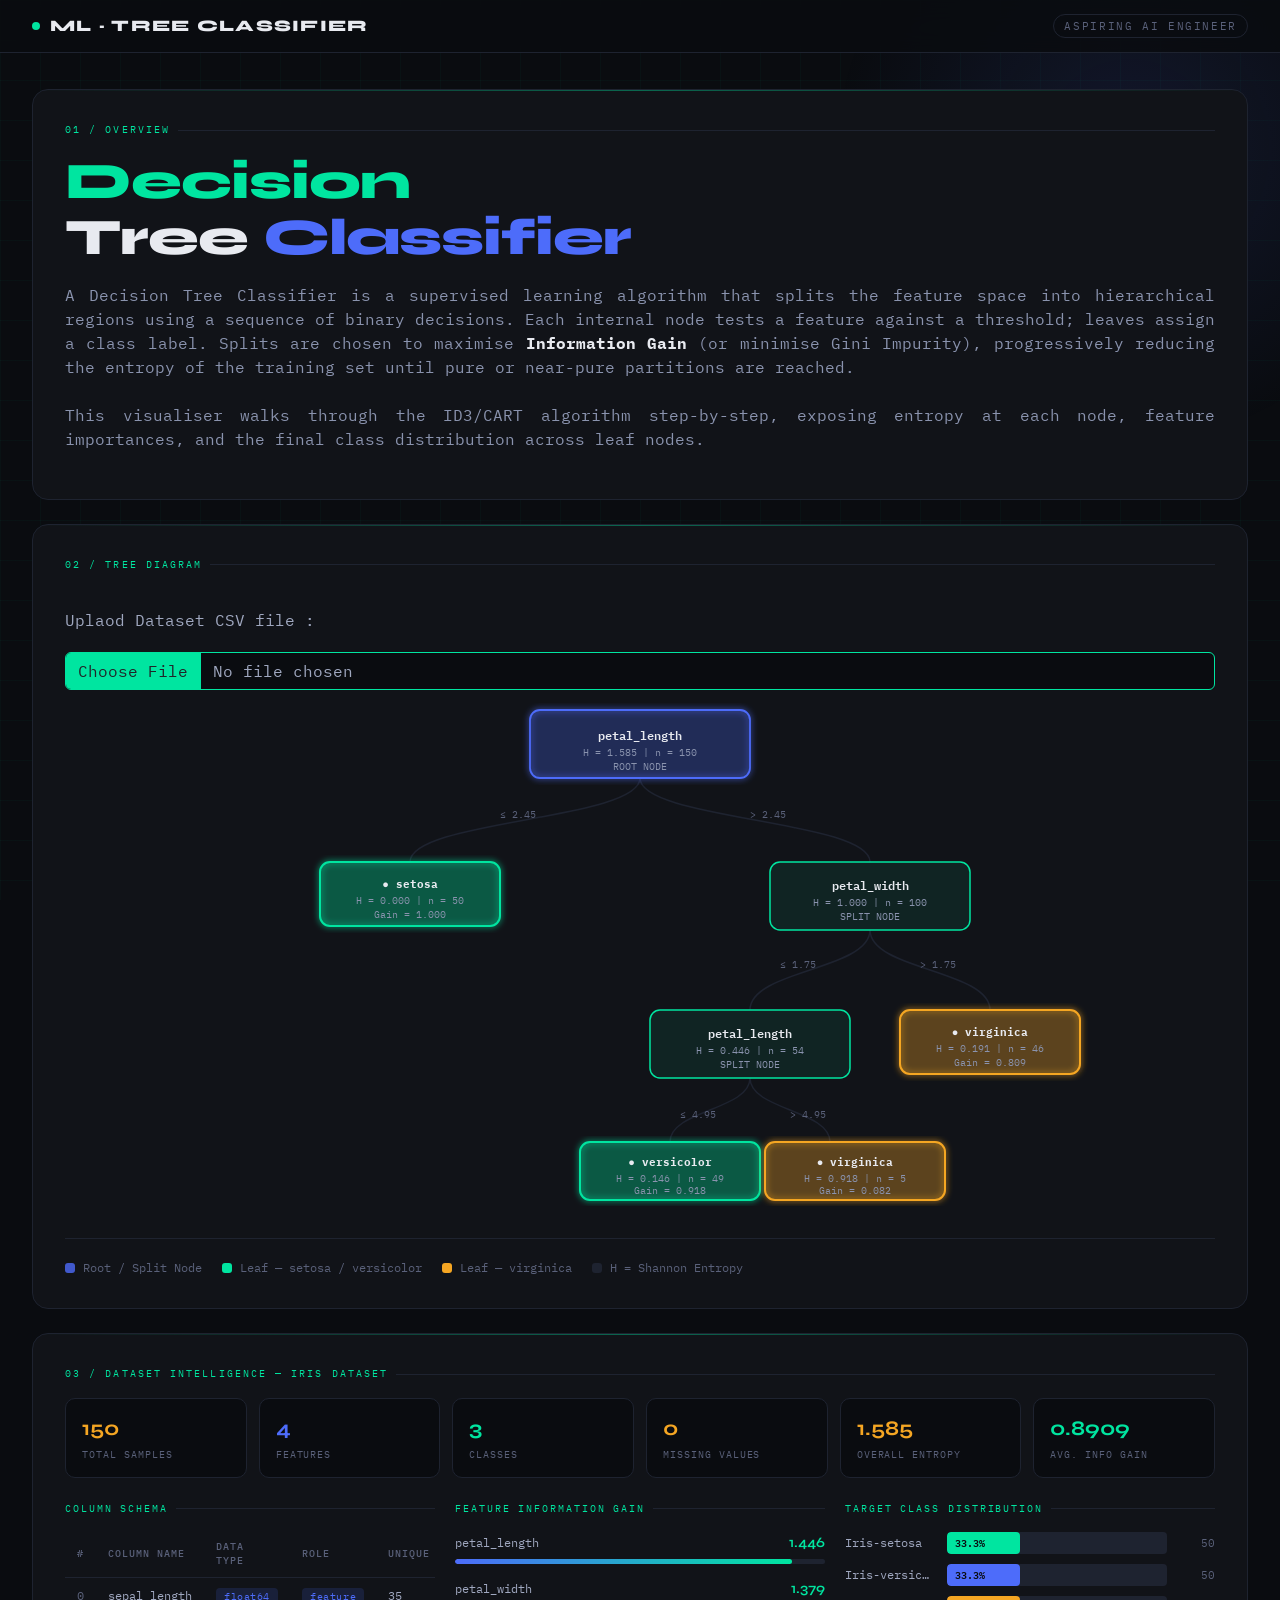
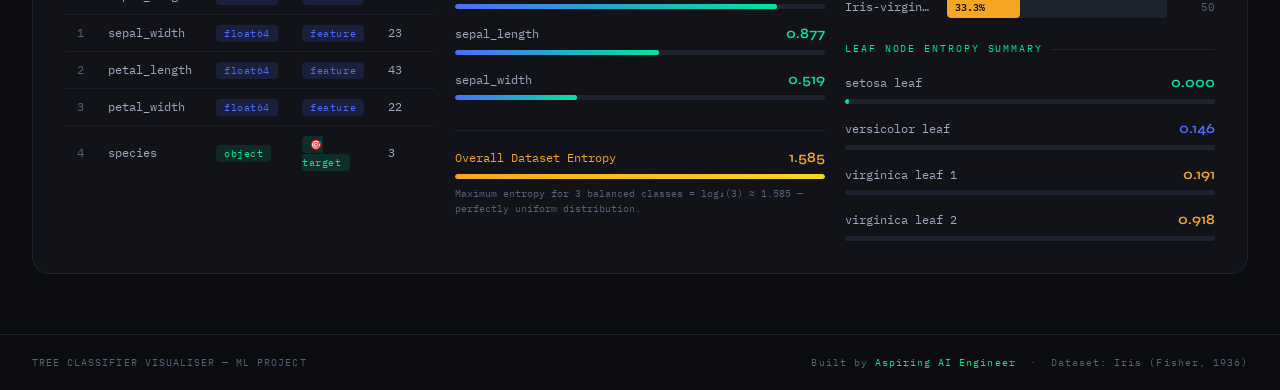
<file: templates/index.html>
<!doctype html>
<html lang="en">
  <head>
    <meta charset="UTF-8" />
    <meta name="viewport" content="width=device-width, initial-scale=1.0" />
    <title>Tree Classifier — ML Visualizer</title>
    <link href="https://cdn.jsdelivr.net/npm/bootstrap@5.3.0/dist/css/bootstrap.min.css" rel="stylesheet" />
    <link
      href="https://fonts.googleapis.com/css2?family=Syne:wght@400;600;700;800&family=IBM+Plex+Mono:wght@300;400;500&display=swap"
      rel="stylesheet"
    />

    <style>
      :root {
        --bg: #0a0c10;
        --surface: #111318;
        --border: #1e2330;
        --accent: #00e5a0;
        --accent2: #4d6cfa;
        --accent3: #f5a623;
        --text: #e8eaf0;
        --muted: #5a617a;
        --node-yes: #00e5a0;
        --node-no: #f5a623;
        --node-root: #4d6cfa;
      }

      *,
      *::before,
      *::after {
        box-sizing: border-box;
        margin: 0;
        padding: 0;
      }

      body {
        background: var(--bg);
        color: var(--text);
        font-family: "IBM Plex Mono", monospace;
        min-height: 100vh;
        overflow-x: hidden;
      }

      /* ── Grid noise overlay ── */
      body::before {
        content: "";
        position: fixed;
        inset: 0;
        background-image:
          linear-gradient(rgba(0, 229, 160, 0.03) 1px, transparent 1px), linear-gradient(90deg, rgba(0, 229, 160, 0.03) 1px, transparent 1px);
        background-size: 40px 40px;
        pointer-events: none;
        z-index: 0;
      }

      /* ── Glow blob ── */
      .glow-blob {
        position: fixed;
        width: 600px;
        height: 600px;
        border-radius: 50%;
        background: radial-gradient(circle, rgba(77, 108, 250, 0.12) 0%, transparent 70%);
        top: -150px;
        right: -150px;
        pointer-events: none;
        z-index: 0;
      }

      .wrapper {
        position: relative;
        z-index: 1;
      }

      /* ──────────────────────────────────
       TOP NAV BAR
    ────────────────────────────────── */
      .top-nav {
        border-bottom: 1px solid var(--border);
        padding: 14px 32px;
        display: flex;
        align-items: center;
        justify-content: space-between;
        background: rgba(10, 12, 16, 0.85);
        backdrop-filter: blur(12px);
        position: sticky;
        top: 0;
        z-index: 100;
      }

      .nav-logo {
        font-family: "Syne", sans-serif;
        font-weight: 800;
        font-size: 1rem;
        letter-spacing: 0.08em;
        color: var(--text);
        display: flex;
        align-items: center;
        gap: 10px;
      }
      .nav-logo .dot {
        width: 8px;
        height: 8px;
        border-radius: 50%;
        background: var(--accent);
        animation: pulse 2s ease-in-out infinite;
      }
      @keyframes pulse {
        0%,
        100% {
          box-shadow: 0 0 0 0 rgba(0, 229, 160, 0.6);
        }
        50% {
          box-shadow: 0 0 0 6px rgba(0, 229, 160, 0);
        }
      }
      .nav-tag {
        font-size: 0.68rem;
        letter-spacing: 0.15em;
        color: var(--muted);
        border: 1px solid var(--border);
        padding: 3px 10px;
        border-radius: 20px;
      }

      /* ──────────────────────────────────
       MAIN LAYOUT
    ────────────────────────────────── */
      .main-grid {
        display: grid;
        grid-template-columns: 1fr;
        gap: 24px;
        padding: 36px 32px 60px;
        max-width: 1400px;
        margin: 0 auto;
      }

      /* ── Card base ── */
      .card-panel {
        background: var(--surface);
        border: 1px solid var(--border);
        border-radius: 16px;
        padding: 32px;
        position: relative;
        overflow: hidden;
        transition: border-color 0.3s;
      }
      .card-panel:hover {
        border-color: rgba(0, 229, 160, 0.25);
      }
      .card-panel::before {
        content: "";
        position: absolute;
        top: 0;
        left: 0;
        right: 0;
        height: 1px;
        background: linear-gradient(90deg, transparent, rgba(0, 229, 160, 0.4), transparent);
      }

      .panel-label {
        font-size: 0.65rem;
        letter-spacing: 0.2em;
        color: var(--accent);
        text-transform: uppercase;
        margin-bottom: 16px;
        display: flex;
        align-items: center;
        gap: 8px;
      }
      .panel-label::after {
        content: "";
        flex: 1;
        height: 1px;
        background: var(--border);
      }

      /* ──────────────────────────────────
       PANEL 1 — HEADING & DESCRIPTION
    ────────────────────────────────── */

      @media (max-width: 768px) {
        .hero-panel {
          grid-template-columns: 1fr;
        }
      }

      .hero-title {
        font-family: "Syne", sans-serif;
        font-weight: 800;
        font-size: clamp(2rem, 4vw, 3.2rem);
        line-height: 1.1;
        letter-spacing: -0.02em;
      }
      .hero-title span.hl {
        color: var(--accent);
      }
      .hero-title span.hl2 {
        color: var(--accent2);
      }

      .hero-desc {
        margin-top: 16px;
        color: #8a93ae;
        text-align: justify;
      }

      .algo-badges {
        display: flex;
        flex-wrap: wrap;
        gap: 8px;
        margin-top: 20px;
      }
      .badge-pill {
        font-size: 0.65rem;
        letter-spacing: 0.12em;
        text-transform: uppercase;
        padding: 5px 14px;
        border-radius: 20px;
        border: 1px solid;
      }
      .bp-green {
        border-color: var(--accent);
        color: var(--accent);
      }
      .bp-blue {
        border-color: var(--accent2);
        color: var(--accent2);
      }
      .bp-orange {
        border-color: var(--accent3);
        color: var(--accent3);
      }

      /* stat cards on right */
      .hero-stats {
        display: flex;
        flex-direction: column;
        gap: 12px;
        min-width: 180px;
      }
      .stat-card {
        background: var(--bg);
        border: 1px solid var(--border);
        border-radius: 12px;
        padding: 14px 20px;
        text-align: right;
      }
      .stat-card .sv {
        font-family: "Syne", sans-serif;
        font-size: 1.6rem;
        font-weight: 700;
        color: var(--accent);
      }
      .stat-card .sl {
        font-size: 0.62rem;
        letter-spacing: 0.12em;
        color: var(--muted);
        text-transform: uppercase;
        margin-top: 2px;
      }

      /* ──────────────────────────────────
       PANEL 2 — TREE DIAGRAM
    ────────────────────────────────── */
      .tree-container {
        width: 100%;
        overflow-x: auto;
        padding-bottom: 8px;
      }

      svg.tree-svg {
        display: block;
        margin: 0 auto;
      }

      /* SVG node styles */
      .node-root rect {
        fill: rgba(77, 108, 250, 0.15);
        stroke: var(--node-root);
        stroke-width: 1.5;
        rx: 10;
      }
      .node-inner rect {
        fill: rgba(0, 229, 160, 0.1);
        stroke: var(--node-yes);
        stroke-width: 1.5;
      }
      .node-leaf-y rect {
        fill: rgba(0, 229, 160, 0.2);
        stroke: var(--node-yes);
        stroke-width: 2;
      }
      .node-leaf-n rect {
        fill: rgba(245, 166, 35, 0.2);
        stroke: var(--node-no);
        stroke-width: 2;
      }

      .node-text {
        font-family: "IBM Plex Mono", monospace;
        fill: var(--text);
      }
      .node-sub {
        font-family: "IBM Plex Mono", monospace;
        fill: #8a93ae;
      }
      .edge-line {
        stroke: var(--border);
        stroke-width: 1.5;
        fill: none;
      }
      .edge-label {
        font-family: "IBM Plex Mono", monospace;
        fill: var(--muted);
        font-size: 10px;
      }

      /* legend */
      .tree-legend {
        display: flex;
        flex-wrap: wrap;
        gap: 20px;
        margin-top: 20px;
        padding-top: 20px;
        border-top: 1px solid var(--border);
      }
      .leg-item {
        display: flex;
        align-items: center;
        gap: 8px;
        font-size: 0.72rem;
        color: var(--muted);
      }
      .leg-dot {
        width: 10px;
        height: 10px;
        border-radius: 3px;
      }

      /* ──────────────────────────────────
       PANEL 3 — DATASET INFO
    ────────────────────────────────── */
      .ds-grid {
        display: grid;
        grid-template-columns: repeat(auto-fit, minmax(280px, 1fr));
        gap: 20px;
      }

      /* column table */
      .ds-table-wrap {
        overflow-x: auto;
      }
      .ds-table {
        width: 100%;
        border-collapse: collapse;
        font-size: 0.75rem;
      }
      .ds-table th {
        text-transform: uppercase;
        letter-spacing: 0.1em;
        font-size: 0.6rem;
        color: var(--muted);
        border-bottom: 1px solid var(--border);
        padding: 8px 12px;
        text-align: left;
        font-weight: 500;
      }
      .ds-table td {
        padding: 9px 12px;
        border-bottom: 1px solid rgba(30, 35, 48, 0.7);
        color: #a0a8c0;
        vertical-align: middle;
      }
      .ds-table tr:last-child td {
        border-bottom: none;
      }
      .ds-table tr:hover td {
        background: rgba(255, 255, 255, 0.02);
      }
      .type-tag {
        font-size: 0.6rem;
        padding: 2px 8px;
        border-radius: 4px;
        background: rgba(77, 108, 250, 0.15);
        color: var(--accent2);
        letter-spacing: 0.06em;
      }
      .target-mark {
        font-size: 0.6rem;
        padding: 2px 8px;
        border-radius: 4px;
        background: rgba(0, 229, 160, 0.12);
        color: var(--accent);
        letter-spacing: 0.06em;
      }

      /* entropy bars */
      .entropy-list {
        display: flex;
        flex-direction: column;
        gap: 14px;
      }
      .ent-header {
        display: flex;
        justify-content: space-between;
        align-items: baseline;
        margin-bottom: 5px;
      }
      .ent-name {
        font-size: 0.73rem;
        color: #a0a8c0;
      }
      .ent-val {
        font-family: "Syne", sans-serif;
        font-size: 0.9rem;
        color: var(--accent);
        font-weight: 600;
      }
      .ent-bar-bg {
        height: 5px;
        border-radius: 3px;
        background: var(--border);
        overflow: hidden;
      }
      .ent-bar-fill {
        height: 100%;
        border-radius: 3px;
        background: linear-gradient(90deg, var(--accent2), var(--accent));
        transition: width 1.2s cubic-bezier(0.4, 0, 0.2, 1);
      }

      /* class distribution */
      .class-dist {
        display: flex;
        flex-direction: column;
        gap: 10px;
      }
      .cls-row {
        display: flex;
        align-items: center;
        gap: 12px;
        font-size: 0.73rem;
      }
      .cls-label {
        width: 90px;
        color: #a0a8c0;
        white-space: nowrap;
        overflow: hidden;
        text-overflow: ellipsis;
      }
      .cls-bar-bg {
        flex: 1;
        height: 22px;
        background: var(--border);
        border-radius: 4px;
        overflow: hidden;
        position: relative;
      }
      .cls-bar-fill {
        height: 100%;
        border-radius: 4px;
        display: flex;
        align-items: center;
        padding-left: 8px;
        font-size: 0.65rem;
        color: var(--bg);
        font-weight: 600;
        transition: width 1.4s cubic-bezier(0.4, 0, 0.2, 1);
      }
      .cls-count {
        width: 36px;
        text-align: right;
        color: var(--muted);
        font-size: 0.68rem;
      }

      /* metric cards row */
      .metric-row {
        display: grid;
        grid-template-columns: repeat(auto-fit, minmax(130px, 1fr));
        gap: 12px;
        margin-top: 4px;
      }
      .metric-card {
        background: var(--bg);
        border: 1px solid var(--border);
        border-radius: 10px;
        padding: 14px 16px;
      }
      .metric-card .mv {
        font-family: "Syne", sans-serif;
        font-size: 1.3rem;
        font-weight: 700;
        color: var(--accent3);
      }
      .metric-card .ml {
        font-size: 0.6rem;
        color: var(--muted);
        letter-spacing: 0.1em;
        text-transform: uppercase;
        margin-top: 4px;
      }

      /* ──────────────────────────────────
       FOOTER
    ────────────────────────────────── */
      .page-footer {
        border-top: 1px solid var(--border);
        padding: 20px 32px;
        display: flex;
        justify-content: space-between;
        align-items: center;
        font-size: 0.65rem;
        color: var(--muted);
        letter-spacing: 0.1em;
      }
      .footer-accent {
        color: var(--accent);
      }

      /* ──────────────────────────────────
       ANIMATIONS
    ────────────────────────────────── */
      .fade-in {
        opacity: 0;
        transform: translateY(18px);
        animation: fadeUp 0.6s ease forwards;
      }
      .fade-in:nth-child(1) {
        animation-delay: 0.1s;
      }
      .fade-in:nth-child(2) {
        animation-delay: 0.25s;
      }
      .fade-in:nth-child(3) {
        animation-delay: 0.4s;
      }

      @keyframes fadeUp {
        to {
          opacity: 1;
          transform: translateY(0);
        }
      }
    </style>
  </head>
  <body>
    <div class="glow-blob"></div>

    <div class="wrapper">
      <!-- ── NAV ── -->
      <nav class="top-nav">
        <div class="nav-logo">
          <div class="dot"></div>
          ML · TREE CLASSIFIER
        </div>
        <div class="nav-tag">ASPIRING AI ENGINEER</div>
      </nav>

      <!-- ── MAIN ── -->
      <div class="main-grid">
        <!-- ────────────────────────────────
         PANEL 1 — HEADING
    ──────────────────────────────── -->
        <div class="card-panel fade-in">
          <div class="panel-label">01 / Overview</div>

          <div class="hero-panel">
            <div>
              <h1 class="hero-title">
                <span class="hl">Decision</span><br />
                Tree<span class="hl2"> Classifier</span>
              </h1>
              <p class="hero-desc">
                A Decision Tree Classifier is a supervised learning algorithm that splits the feature space into hierarchical regions using a sequence
                of binary decisions. Each internal node tests a feature against a threshold; leaves assign a class label. Splits are chosen to
                maximise
                <strong style="color: var(--text)">Information Gain</strong> (or minimise Gini Impurity), progressively reducing the entropy of the
                training set until pure or near-pure partitions are reached.<br /><br />
                This visualiser walks through the ID3/CART algorithm step-by-step, exposing entropy at each node, feature importances, and the final
                class distribution across leaf nodes.
              </p>
            </div>
          </div>
        </div>

        <!-- ────────────────────────────────
         PANEL 2 — TREE DIAGRAM
    ──────────────────────────────── -->
        <style>
          .fileUpload {
            background-color: #0a0c10;
            border: #00e5a0 1px solid;
            color: #a0a8c0;
          }
          label {
            padding-block: 20px;
            color: #a0a8c0;
          }
          .fileUpload::file-selector-button {
            background-color: #00e5a0;
          }
        </style>
        <div class="card-panel fade-in">
          <div class="panel-label">02 / Tree Diagram</div>
          <div class="upload-File">
            <form action="" method="post">
              <label for="fileUpload p-5">Uplaod Dataset CSV file : </label>
              <input type="file" name="" id="fileUpload" class="form-control fileUpload" />
            </form>
          </div>
          <div class="tree-container">
            <!-- SVG Tree — Iris dataset inspired -->
            <svg class="tree-svg" viewBox="0 0 900 520" width="900" height="520" xmlns="http://www.w3.org/2000/svg">
              <defs>
                <filter id="glow">
                  <feGaussianBlur stdDeviation="3" result="blur" />
                  <feMerge>
                    <feMergeNode in="blur" />
                    <feMergeNode in="SourceGraphic" />
                  </feMerge>
                </filter>
              </defs>

              <!-- ── Edges ── -->
              <!-- Root → Left -->
              <path class="edge-line" d="M450,88 C450,130 220,130 220,172" />
              <text class="edge-label" x="310" y="128">≤ 2.45</text>
              <!-- Root → Right -->
              <path class="edge-line" d="M450,88 C450,130 680,130 680,172" />
              <text class="edge-label" x="560" y="128">&gt; 2.45</text>
              <!-- Right → RL -->
              <path class="edge-line" d="M680,240 C680,280 560,280 560,320" />
              <text class="edge-label" x="590" y="278">≤ 1.75</text>
              <!-- Right → RR -->
              <path class="edge-line" d="M680,240 C680,280 800,280 800,320" />
              <text class="edge-label" x="730" y="278">&gt; 1.75</text>
              <!-- RL → RLL -->
              <path class="edge-line" d="M560,388 C560,420 480,420 480,452" />
              <text class="edge-label" x="490" y="428">≤ 4.95</text>
              <!-- RL → RLR -->
              <path class="edge-line" d="M560,388 C560,420 640,420 640,452" />
              <text class="edge-label" x="600" y="428">&gt; 4.95</text>

              <!-- ── Nodes ── -->

              <!-- ROOT -->
              <g filter="url(#glow)">
                <rect x="340" y="20" width="220" height="68" rx="10" ry="10" fill="rgba(77,108,250,.15)" stroke="#4d6cfa" stroke-width="1.8" />
              </g>
              <text class="node-text" x="450" y="50" text-anchor="middle" font-size="12" font-weight="600" fill="#e8eaf0">petal_length</text>
              <text class="node-sub" x="450" y="66" text-anchor="middle" font-size="10" fill="#8a93ae">H = 1.585 | n = 150</text>
              <text class="node-sub" x="450" y="80" text-anchor="middle" font-size="10" fill="#4d6cfa">ROOT NODE</text>

              <!-- LEFT LEAF — setosa -->
              <g filter="url(#glow)">
                <rect x="130" y="172" width="180" height="64" rx="10" ry="10" fill="rgba(0,229,160,.18)" stroke="#00e5a0" stroke-width="2" />
              </g>
              <text class="node-text" x="220" y="198" text-anchor="middle" font-size="11" font-weight="700" fill="#00e5a0">● setosa</text>
              <text class="node-sub" x="220" y="214" text-anchor="middle" font-size="10" fill="#8a93ae">H = 0.000 | n = 50</text>
              <text class="node-sub" x="220" y="228" text-anchor="middle" font-size="10" fill="#5a617a">Gain = 1.000</text>

              <!-- RIGHT INNER -->
              <rect x="580" y="172" width="200" height="68" rx="10" ry="10" fill="rgba(0,229,160,.08)" stroke="#00e5a0" stroke-width="1.5" />
              <text class="node-text" x="680" y="200" text-anchor="middle" font-size="12" font-weight="600" fill="#e8eaf0">petal_width</text>
              <text class="node-sub" x="680" y="216" text-anchor="middle" font-size="10" fill="#8a93ae">H = 1.000 | n = 100</text>
              <text class="node-sub" x="680" y="230" text-anchor="middle" font-size="10" fill="#4d6cfa">SPLIT NODE</text>

              <!-- RL INNER -->
              <rect x="460" y="320" width="200" height="68" rx="10" ry="10" fill="rgba(0,229,160,.08)" stroke="#00e5a0" stroke-width="1.5" />
              <text class="node-text" x="560" y="348" text-anchor="middle" font-size="12" font-weight="600" fill="#e8eaf0">petal_length</text>
              <text class="node-sub" x="560" y="364" text-anchor="middle" font-size="10" fill="#8a93ae">H = 0.446 | n = 54</text>
              <text class="node-sub" x="560" y="378" text-anchor="middle" font-size="10" fill="#4d6cfa">SPLIT NODE</text>

              <!-- RR LEAF — virginica -->
              <g filter="url(#glow)">
                <rect x="710" y="320" width="180" height="64" rx="10" ry="10" fill="rgba(245,166,35,.18)" stroke="#f5a623" stroke-width="2" />
              </g>
              <text class="node-text" x="800" y="346" text-anchor="middle" font-size="11" font-weight="700" fill="#f5a623">● virginica</text>
              <text class="node-sub" x="800" y="362" text-anchor="middle" font-size="10" fill="#8a93ae">H = 0.191 | n = 46</text>
              <text class="node-sub" x="800" y="376" text-anchor="middle" font-size="10" fill="#5a617a">Gain = 0.809</text>

              <!-- RLL LEAF — versicolor -->
              <g filter="url(#glow)">
                <rect x="390" y="452" width="180" height="58" rx="10" ry="10" fill="rgba(0,229,160,.18)" stroke="#00e5a0" stroke-width="2" />
              </g>
              <text class="node-text" x="480" y="476" text-anchor="middle" font-size="11" font-weight="700" fill="#00e5a0">● versicolor</text>
              <text class="node-sub" x="480" y="492" text-anchor="middle" font-size="10" fill="#8a93ae">H = 0.146 | n = 49</text>
              <text class="node-sub" x="480" y="504" text-anchor="middle" font-size="10" fill="#5a617a">Gain = 0.918</text>

              <!-- RLR LEAF — virginica -->
              <g filter="url(#glow)">
                <rect x="575" y="452" width="180" height="58" rx="10" ry="10" fill="rgba(245,166,35,.18)" stroke="#f5a623" stroke-width="2" />
              </g>
              <text class="node-text" x="665" y="476" text-anchor="middle" font-size="11" font-weight="700" fill="#f5a623">● virginica</text>
              <text class="node-sub" x="665" y="492" text-anchor="middle" font-size="10" fill="#8a93ae">H = 0.918 | n = 5</text>
              <text class="node-sub" x="665" y="504" text-anchor="middle" font-size="10" fill="#5a617a">Gain = 0.082</text>
            </svg>
          </div>

          <div class="tree-legend">
            <div class="leg-item">
              <div class="leg-dot" style="background: var(--node-root); opacity: 0.8"></div>
              Root / Split Node
            </div>
            <div class="leg-item">
              <div class="leg-dot" style="background: var(--node-yes)"></div>
              Leaf — setosa / versicolor
            </div>
            <div class="leg-item">
              <div class="leg-dot" style="background: var(--node-no)"></div>
              Leaf — virginica
            </div>
            <div class="leg-item">
              <div class="leg-dot" style="background: var(--border)"></div>
              H = Shannon Entropy
            </div>
          </div>
        </div>

        <!-- ────────────────────────────────
         PANEL 3 — DATASET INFO
    ──────────────────────────────── -->
        <div class="card-panel fade-in">
          <div class="panel-label">03 / Dataset Intelligence — Iris Dataset</div>

          <!-- Metric summary row -->
          <div class="metric-row mb-4">
            <div class="metric-card">
              <div class="mv">150</div>
              <div class="ml">Total Samples</div>
            </div>
            <div class="metric-card">
              <div class="mv" style="color: var(--accent2)">4</div>
              <div class="ml">Features</div>
            </div>
            <div class="metric-card">
              <div class="mv" style="color: var(--accent)">3</div>
              <div class="ml">Classes</div>
            </div>
            <div class="metric-card">
              <div class="mv">0</div>
              <div class="ml">Missing Values</div>
            </div>
            <div class="metric-card">
              <div class="mv" style="color: var(--accent3)">1.585</div>
              <div class="ml">Overall Entropy</div>
            </div>
            <div class="metric-card">
              <div class="mv" style="color: var(--accent)">0.8909</div>
              <div class="ml">Avg. Info Gain</div>
            </div>
          </div>

          <div class="ds-grid">
            <!-- Column schema -->
            <div>
              <div class="panel-label" style="font-size: 0.6rem">Column Schema</div>
              <div class="ds-table-wrap">
                <table class="ds-table">
                  <thead>
                    <tr>
                      <th>#</th>
                      <th>Column Name</th>
                      <th>Data Type</th>
                      <th>Role</th>
                      <th>Unique</th>
                    </tr>
                  </thead>
                  <tbody>
                    <tr>
                      <td style="color: var(--muted)">0</td>
                      <td>sepal_length</td>
                      <td><span class="type-tag">float64</span></td>
                      <td><span class="type-tag">feature</span></td>
                      <td>35</td>
                    </tr>
                    <tr>
                      <td style="color: var(--muted)">1</td>
                      <td>sepal_width</td>
                      <td><span class="type-tag">float64</span></td>
                      <td><span class="type-tag">feature</span></td>
                      <td>23</td>
                    </tr>
                    <tr>
                      <td style="color: var(--muted)">2</td>
                      <td>petal_length</td>
                      <td><span class="type-tag">float64</span></td>
                      <td><span class="type-tag">feature</span></td>
                      <td>43</td>
                    </tr>
                    <tr>
                      <td style="color: var(--muted)">3</td>
                      <td>petal_width</td>
                      <td><span class="type-tag">float64</span></td>
                      <td><span class="type-tag">feature</span></td>
                      <td>22</td>
                    </tr>
                    <tr>
                      <td style="color: var(--muted)">4</td>
                      <td>species</td>
                      <td><span class="type-tag" style="background: rgba(0, 229, 160, 0.1); color: var(--accent)">object</span></td>
                      <td><span class="target-mark">🎯 target</span></td>
                      <td>3</td>
                    </tr>
                  </tbody>
                </table>
              </div>
            </div>

            <!-- Feature Entropy -->
            <div>
              <div class="panel-label" style="font-size: 0.6rem">Feature Information Gain</div>
              <div class="entropy-list">
                <div class="ent-row">
                  <div class="ent-header">
                    <span class="ent-name">petal_length</span>
                    <span class="ent-val">1.446</span>
                  </div>
                  <div class="ent-bar-bg"><div class="ent-bar-fill" style="width: 91%"></div></div>
                </div>
                <div class="ent-row">
                  <div class="ent-header">
                    <span class="ent-name">petal_width</span>
                    <span class="ent-val">1.379</span>
                  </div>
                  <div class="ent-bar-bg"><div class="ent-bar-fill" style="width: 87%"></div></div>
                </div>
                <div class="ent-row">
                  <div class="ent-header">
                    <span class="ent-name">sepal_length</span>
                    <span class="ent-val">0.877</span>
                  </div>
                  <div class="ent-bar-bg"><div class="ent-bar-fill" style="width: 55%"></div></div>
                </div>
                <div class="ent-row">
                  <div class="ent-header">
                    <span class="ent-name">sepal_width</span>
                    <span class="ent-val">0.519</span>
                  </div>
                  <div class="ent-bar-bg"><div class="ent-bar-fill" style="width: 33%"></div></div>
                </div>

                <div style="margin-top: 16px; padding-top: 16px; border-top: 1px solid var(--border)">
                  <div class="ent-header">
                    <span class="ent-name" style="color: var(--accent3)">Overall Dataset Entropy</span>
                    <span class="ent-val" style="color: var(--accent3)">1.585</span>
                  </div>
                  <div class="ent-bar-bg">
                    <div class="ent-bar-fill" style="width: 100%; background: linear-gradient(90deg, var(--accent3), #f5d623)"></div>
                  </div>
                  <p style="font-size: 0.62rem; color: var(--muted); margin-top: 8px">
                    Maximum entropy for 3 balanced classes = log₂(3) ≈ 1.585 — perfectly uniform distribution.
                  </p>
                </div>
              </div>
            </div>

            <!-- Class Distribution -->
            <div>
              <div class="panel-label" style="font-size: 0.6rem">Target Class Distribution</div>
              <div class="class-dist">
                <div class="cls-row">
                  <span class="cls-label">Iris-setosa</span>
                  <div class="cls-bar-bg">
                    <div class="cls-bar-fill" style="width: 33%; background: var(--accent)">33.3%</div>
                  </div>
                  <span class="cls-count">50</span>
                </div>
                <div class="cls-row">
                  <span class="cls-label">Iris-versicolor</span>
                  <div class="cls-bar-bg">
                    <div class="cls-bar-fill" style="width: 33%; background: var(--accent2)">33.3%</div>
                  </div>
                  <span class="cls-count">50</span>
                </div>
                <div class="cls-row">
                  <span class="cls-label">Iris-virginica</span>
                  <div class="cls-bar-bg">
                    <div class="cls-bar-fill" style="width: 33%; background: var(--accent3)">33.3%</div>
                  </div>
                  <span class="cls-count">50</span>
                </div>
              </div>

              <div style="margin-top: 24px">
                <div class="panel-label" style="font-size: 0.6rem">Leaf Node Entropy Summary</div>
                <div class="entropy-list">
                  <div class="ent-row">
                    <div class="ent-header">
                      <span class="ent-name">setosa leaf</span>
                      <span class="ent-val" style="color: var(--accent)">0.000</span>
                    </div>
                    <div class="ent-bar-bg"><div class="ent-bar-fill" style="width: 1%; background: var(--accent)"></div></div>
                  </div>
                  <div class="ent-row">
                    <div class="ent-header">
                      <span class="ent-name">versicolor leaf</span>
                      <span class="ent-val" style="color: var(--accent2)">0.146</span>
                    </div>
                    <div class="ent-bar-bg"><div class="ent-bar-fill" style="width: 9%; background: var(--accent2)"></div></div>
                  </div>
                  <div class="ent-row">
                    <div class="ent-header">
                      <span class="ent-name">virginica leaf 1</span>
                      <span class="ent-val" style="color: var(--accent3)">0.191</span>
                    </div>
                    <div class="ent-bar-bg"><div class="ent-bar-fill" style="width: 12%; background: var(--accent3)"></div></div>
                  </div>
                  <div class="ent-row">
                    <div class="ent-header">
                      <span class="ent-name">virginica leaf 2</span>
                      <span class="ent-val" style="color: var(--accent3)">0.918</span>
                    </div>
                    <div class="ent-bar-bg"><div class="ent-bar-fill" style="width: 58%; background: var(--accent3)"></div></div>
                  </div>
                </div>
              </div>
            </div>
          </div>
          <!-- /ds-grid -->
        </div>
      </div>
      <!-- /main-grid -->

      <!-- ── FOOTER ── -->
      <footer class="page-footer">
        <span>TREE CLASSIFIER VISUALISER — ML PROJECT</span>
        <span>Built by <span class="footer-accent">Aspiring AI Engineer</span> &nbsp;·&nbsp; Dataset: Iris (Fisher, 1936)</span>
      </footer>
    </div>
    <!-- /wrapper -->

    <script src="https://cdn.jsdelivr.net/npm/bootstrap@5.3.0/dist/js/bootstrap.bundle.min.js"></script>
    <script>
      // Animate bars on load via IntersectionObserver
      const bars = document.querySelectorAll(".ent-bar-fill, .cls-bar-fill");
      const widths = Array.from(bars).map((b) => b.style.width);
      bars.forEach((b) => {
        b.style.width = "0";
      });

      const obs = new IntersectionObserver(
        (entries) => {
          entries.forEach((e) => {
            if (e.isIntersecting) {
              const i = Array.from(bars).indexOf(e.target);
              setTimeout(
                () => {
                  e.target.style.width = widths[i];
                },
                200 + i * 60,
              );
              obs.unobserve(e.target);
            }
          });
        },
        { threshold: 0.2 },
      );

      bars.forEach((b) => obs.observe(b));
    </script>
  </body>
</html>
</file>
